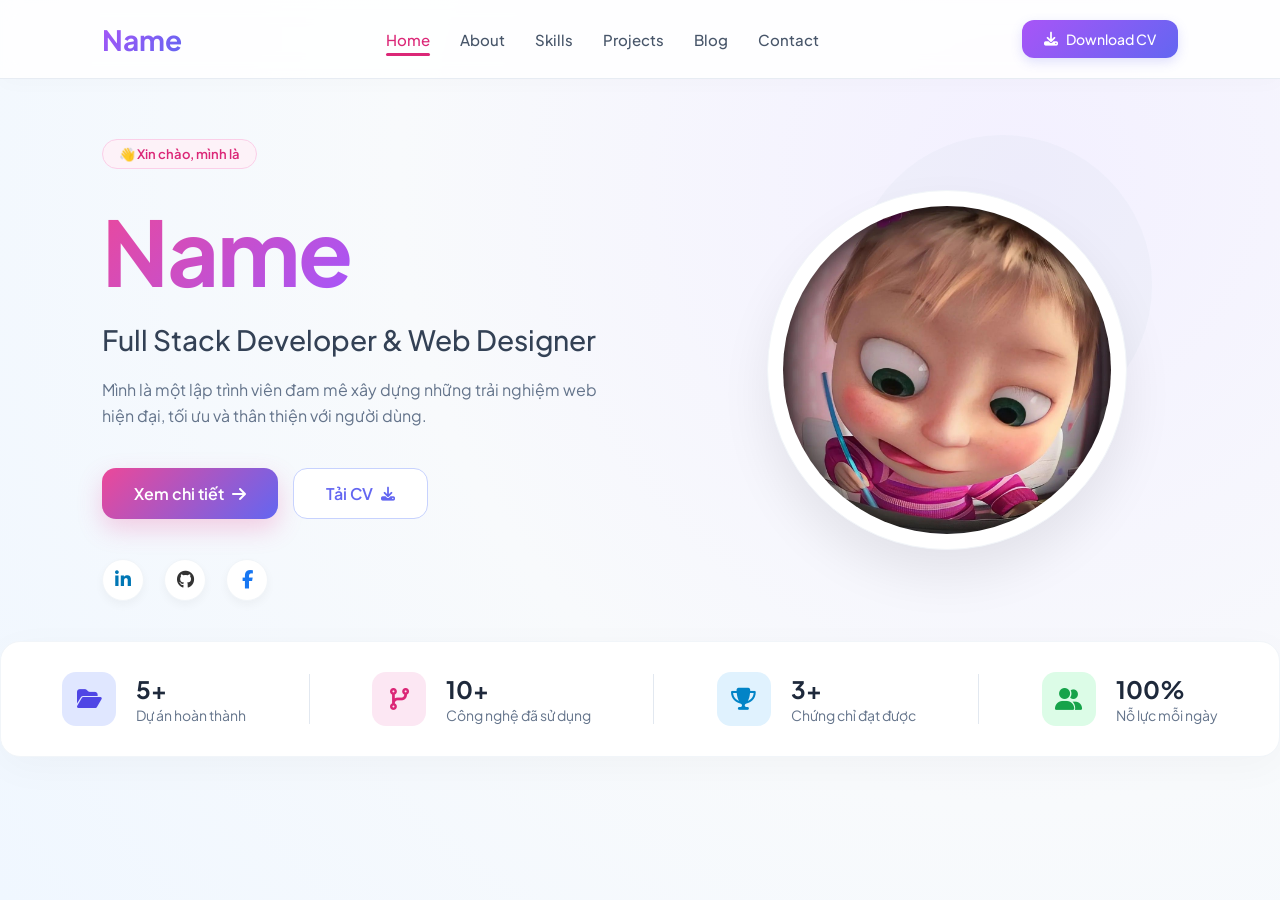
<file: index.html>
<!DOCTYPE html>
<html lang="vi">
<head>
    <meta charset="UTF-8">
    <meta name="viewport" content="width=device-width, initial-scale=1.0">
    <title>Portfolio Cá Nhân - Trang Chủ</title>
    <link href="https://fonts.googleapis.com/css2?family=Plus+Jakarta+Sans:wght@300;400;500;600;700&display=swap" rel="stylesheet">
    <link rel="stylesheet" href="https://cdnjs.cloudflare.com/ajax/libs/font-awesome/6.4.0/css/all.min.css">
    <link rel="stylesheet" href="style.css">
</head>
<body>

    <header>
        <div class="logo">Name</div>
        <div class="nav-center">
            <a href="index.html" class="active">Home</a>
            <a href="about.html">About</a>
            <a href="skills.html">Skills</a>
            <a href="projects.html">Projects</a>
            <a href="blog.html">Blog</a>
            <a href="contact.html">Contact</a>
        </div>
        <a href="assets/CV_Resume.pdf" class="btn-download-header" target="_blank">
            <i class="fa-solid fa-download"></i> Download CV
        </a>
    </header>

    <main class="hero-container">
        <div class="hero-text">
            <span class="welcome-badge">👋 Xin chào, mình là</span>
            <h1>Name</h1>
            <h2>Full Stack Developer & Web Designer</h2>
            <p>Mình là một lập trình viên đam mê xây dựng những trải nghiệm web hiện đại, tối ưu và thân thiện với người dùng.</p>
            <div class="cta-buttons">
                <a href="about.html" class="btn-primary">Xem chi tiết <i class="fa-solid fa-arrow-right"></i></a>
                <a href="assets/CV_Resume.pdf" class="btn-secondary" target="_blank">Tải CV <i class="fa-solid fa-download" style="font-size: 14px;"></i></a>
            </div>
            <div class="social-links">
                <a href="#" title="LinkedIn"><i class="fa-brands fa-linkedin-in" style="color: #0077b5;"></i></a>
                <a href="#" title="GitHub"><i class="fa-brands fa-github" style="color: #333;"></i></a>
                <a href="#" title="Facebook"><i class="fa-brands fa-facebook-f" style="color: #1877f2;"></i></a>
            </div>
        </div>
        <div class="hero-image">
            <div class="profile-img-wrapper">
                <img src="assets/avatar.jpg" alt="Avatar">
            </div>
        </div>
    </main>

    <section class="stats-container">
        <div class="stat-item">
            <div class="stat-icon icon-indigo">
                <i class="fa-solid fa-folder-open"></i>
            </div>
            <div class="stat-info">
                <h3>5+</h3>
                <p>Dự án hoàn thành</p>
            </div>
        </div>
        <div class="divider"></div>
        <div class="stat-item">
            <div class="stat-icon icon-pink">
                <i class="fa-solid fa-code-branch"></i>
            </div>
            <div class="stat-info">
                <h3>10+</h3>
                <p>Công nghệ đã sử dụng</p>
            </div>
        </div>
        <div class="divider"></div>
        <div class="stat-item">
            <div class="stat-icon icon-blue">
                <i class="fa-solid fa-trophy"></i>
            </div>
            <div class="stat-info">
                <h3>3+</h3>
                <p>Chứng chỉ đạt được</p>
            </div>
        </div>
        <div class="divider"></div>
        <div class="stat-item">
            <div class="stat-icon icon-green">
                <i class="fa-solid fa-user-group"></i>
            </div>
            <div class="stat-info">
                <h3>100%</h3>
                <p>Nỗ lực mỗi ngày</p>
            </div>
        </div>
    </section>

    <script src="script.js"></script>
</body>
</html>
</file>
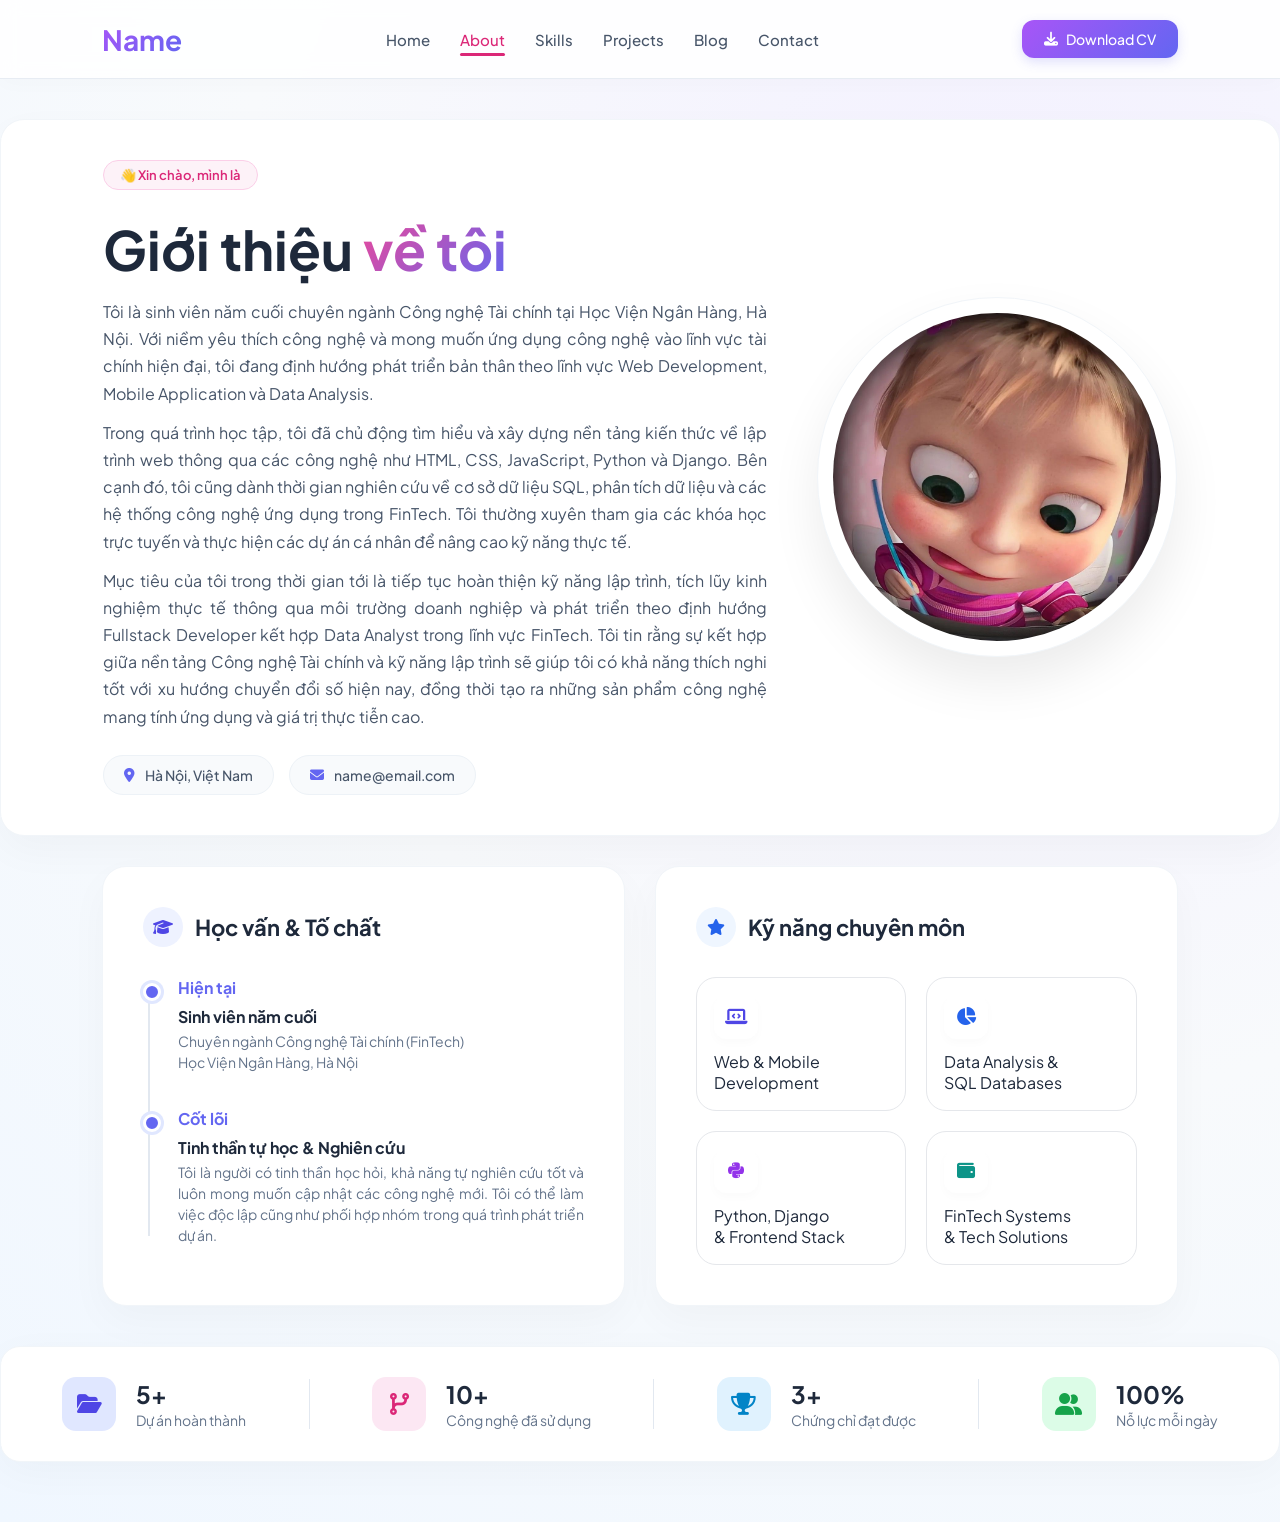
<file: about.html>
<!DOCTYPE html>
<html lang="vi">
<head>
    <meta charset="UTF-8">
    <meta name="viewport" content="width=device-width, initial-scale=1.0">
    <title>Portfolio - Giới Thiệu & Kỹ Năng</title>
    <link href="https://fonts.googleapis.com/css2?family=Plus+Jakarta+Sans:wght@300;400;500;600;700&display=swap" rel="stylesheet">
    <link rel="stylesheet" href="https://cdnjs.cloudflare.com/ajax/libs/font-awesome/6.4.0/css/all.min.css">
    <link rel="stylesheet" href="style.css">
</head>
<body>

    <header>
        <div class="logo">Name</div>
        <div class="nav-center">
            <a href="index.html">Home</a>
            <a href="about.html" class="active">About</a>
            <a href="skills.html">Skills</a>
            <a href="projects.html">Projects</a>
            <a href="blog.html">Blog</a>
            <a href="contact.html">Contact</a>
        </div>
        <a href="assets/CV_Resume.pdf" class="btn-download-header" target="_blank">
            <i class="fa-solid fa-download"></i> Download CV
        </a>
    </header>

    <section class="about-top-box">
        <div class="about-text">
            <span class="welcome-badge">👋 Xin chào, mình là</span>
            <h1>Giới thiệu <span>về tôi</span></h1>
            <p>Tôi là sinh viên năm cuối chuyên ngành Công nghệ Tài chính tại Học Viện Ngân Hàng, Hà Nội. Với niềm yêu thích công nghệ và mong muốn ứng dụng công nghệ vào lĩnh vực tài chính hiện đại, tôi đang định hướng phát triển bản thân theo lĩnh vực Web Development, Mobile Application và Data Analysis.</p>
            <p style="margin-top: 12px;">Trong quá trình học tập, tôi đã chủ động tìm hiểu và xây dựng nền tảng kiến thức về lập trình web thông qua các công nghệ như HTML, CSS, JavaScript, Python và Django. Bên cạnh đó, tôi cũng dành thời gian nghiên cứu về cơ sở dữ liệu SQL, phân tích dữ liệu và các hệ thống công nghệ ứng dụng trong FinTech. Tôi thường xuyên tham gia các khóa học trực tuyến và thực hiện các dự án cá nhân để nâng cao kỹ năng thực tế.</p>
            <p style="margin-top: 12px;">Mục tiêu của tôi trong thời gian tới là tiếp tục hoàn thiện kỹ năng lập trình, tích lũy kinh nghiệm thực tế thông qua môi trường doanh nghiệp và phát triển theo định hướng Fullstack Developer kết hợp Data Analyst trong lĩnh vực FinTech. Tôi tin rằng sự kết hợp giữa nền tảng Công nghệ Tài chính và kỹ năng lập trình sẽ giúp tôi có khả năng thích nghi tốt với xu hướng chuyển đổi số hiện nay, đồng thời tạo ra những sản phẩm công nghệ mang tính ứng dụng và giá trị thực tiễn cao.</p>
            
            <div class="about-info-tags">
                <div class="info-tag-item">
                    <i class="fa-solid fa-location-dot"></i> Hà Nội, Việt Nam
                </div>
                <div class="info-tag-item">
                    <i class="fa-solid fa-envelope"></i> name@email.com
                </div>
            </div>
        </div>

        <div class="hero-image">
            <div class="profile-img-wrapper">
                <img src="assets/avatar.jpg" alt="Avatar">
            </div>
        </div>
    </section>

    <section class="about-grid-sections">
        
        <div class="section-card-box">
            <h2>
                <div class="icon-wrap bg-purple-icon"><i class="fa-solid fa-graduation-cap"></i></div>
                Học vấn & Tố chất
            </h2>
            
            <div class="timeline-wrapper">
                <div class="timeline-node">
                    <div class="node-year">Hiện tại</div>
                    <div class="node-content">
                        <h4>Sinh viên năm cuối</h4>
                        <p>Chuyên ngành Công nghệ Tài chính (FinTech)<br>Học Viện Ngân Hàng, Hà Nội</p>
                    </div>
                </div>
                
                <div class="timeline-node">
                    <div class="node-year">Cốt lõi</div>
                    <div class="node-content">
                        <h4>Tinh thần tự học & Nghiên cứu</h4>
                        <p>Tôi là người có tinh thần học hỏi, khả năng tự nghiên cứu tốt và luôn mong muốn cập nhật các công nghệ mới. Tôi có thể làm việc độc lập cũng như phối hợp nhóm trong quá trình phát triển dự án.</p>
                    </div>
                </div>
            </div>
        </div>

        <div class="section-card-box">
            <h2>
                <div class="icon-wrap bg-blue-icon"><i class="fa-solid fa-star"></i></div>
                Kỹ năng chuyên môn
            </h2>
            
            <div class="skills-list-grid">
                <div class="skill-item-card">
                    <div class="sk-icon" style="color: #4f46e5;"><i class="fa-solid fa-laptop-code"></i></div>
                    <span>Web & Mobile<br>Development</span>
                </div>
                
                <div class="skill-item-card">
                    <div class="sk-icon" style="color: #2563eb;"><i class="fa-solid fa-chart-pie"></i></div>
                    <span>Data Analysis &<br>SQL Databases</span>
                </div>
                
                <div class="skill-item-card">
                    <div class="sk-icon" style="color: #9333ea;"><i class="fa-brands fa-python"></i></div>
                    <span>Python, Django<br>& Frontend Stack</span>
                </div>
                
                <div class="skill-item-card">
                    <div class="sk-icon" style="color: #0d9488;"><i class="fa-solid fa-wallet"></i></div>
                    <span>FinTech Systems<br>& Tech Solutions</span>
                </div>
            </div>
        </div>

    </section>

    <section class="stats-container">
        <div class="stat-item">
            <div class="stat-icon icon-indigo"><i class="fa-solid fa-folder-open"></i></div>
            <div class="stat-info"><h3>5+</h3><p>Dự án hoàn thành</p></div>
        </div>
        <div class="divider"></div>
        <div class="stat-item">
            <div class="stat-icon icon-pink"><i class="fa-solid fa-code-branch"></i></div>
            <div class="stat-info"><h3>10+</h3><p>Công nghệ đã sử dụng</p></div>
        </div>
        <div class="divider"></div>
        <div class="stat-item">
            <div class="stat-icon icon-blue"><i class="fa-solid fa-trophy"></i></div>
            <div class="stat-info"><h3>3+</h3><p>Chứng chỉ đạt được</p></div>
        </div>
        <div class="divider"></div>
        <div class="stat-item">
            <div class="stat-icon icon-green"><i class="fa-solid fa-user-group"></i></div>
            <div class="stat-info"><h3>100%</h3><p>Nỗ lực mỗi ngày</p></div>
        </div>
    </section>

    <script src="script.js"></script>
</body>
</html>
</file>
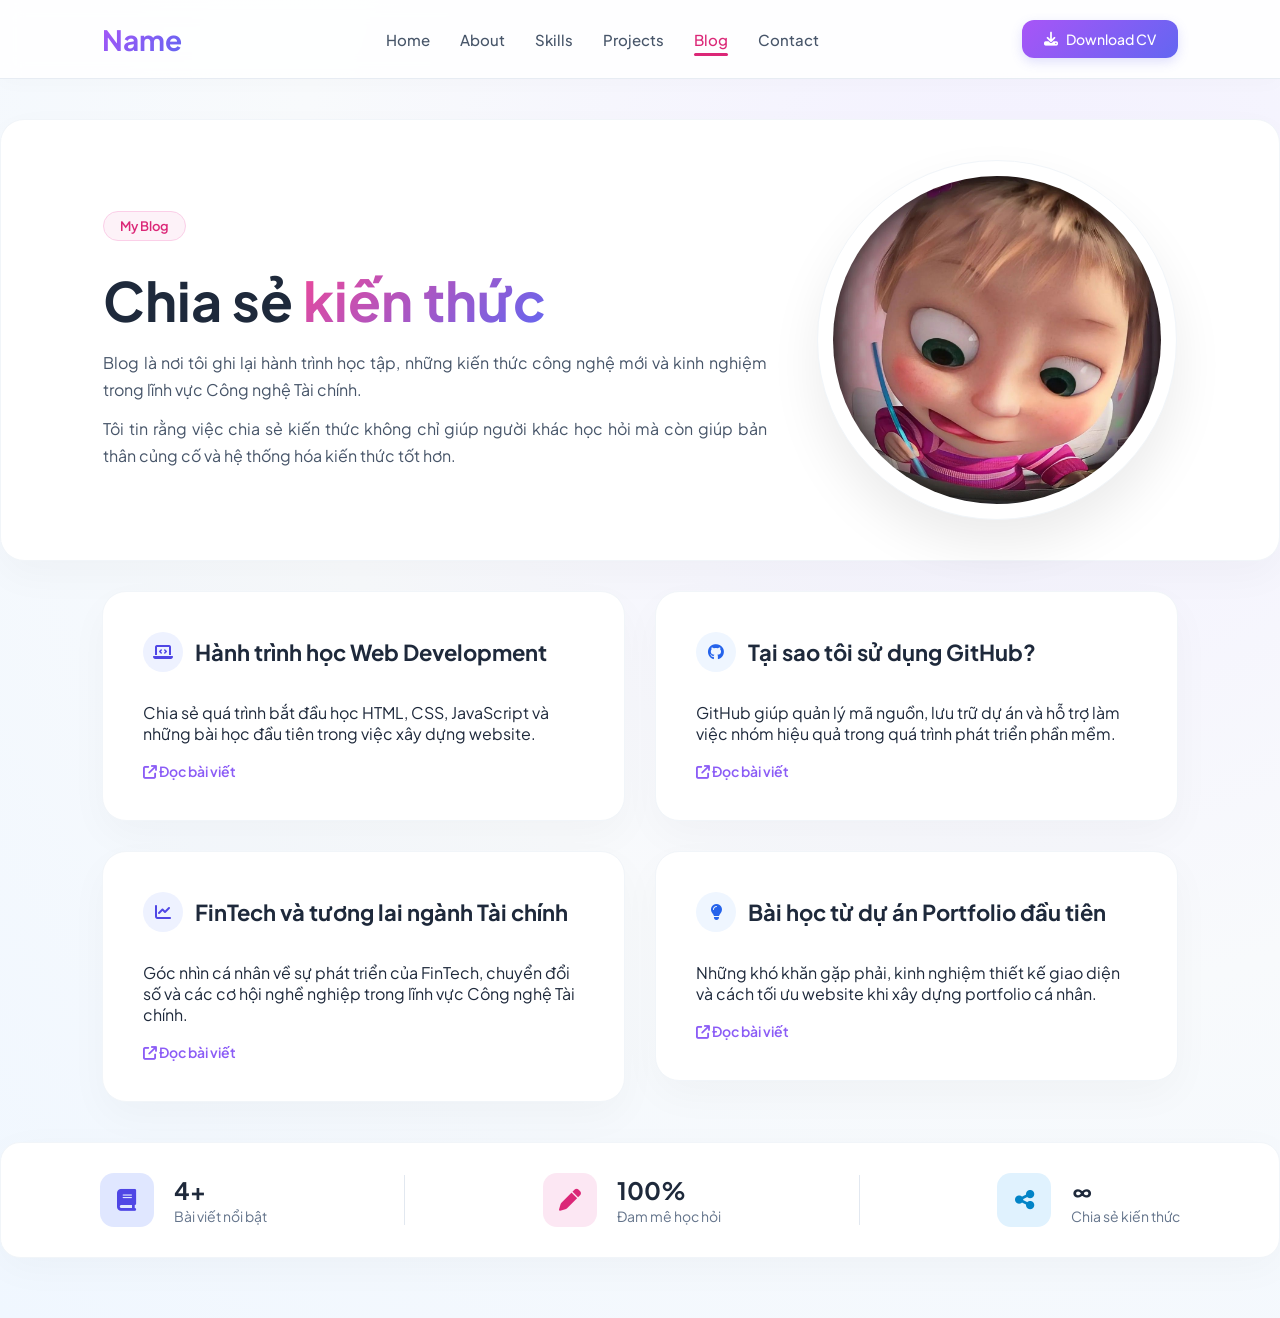
<file: blog.html>
<!DOCTYPE html>

<html lang="vi">
<head>
    <meta charset="UTF-8">
    <meta name="viewport" content="width=device-width, initial-scale=1.0">
    <title>Portfolio - Blog</title>


<link href="https://fonts.googleapis.com/css2?family=Plus+Jakarta+Sans:wght@300;400;500;600;700&display=swap" rel="stylesheet">

<link rel="stylesheet" href="https://cdnjs.cloudflare.com/ajax/libs/font-awesome/6.4.0/css/all.min.css">

<link rel="stylesheet" href="style.css">


</head>
<body>

<header>
    <div class="logo">Name</div>


<div class="nav-center">
    <a href="index.html">Home</a>
    <a href="about.html">About</a>
    <a href="skills.html">Skills</a>
    <a href="projects.html">Projects</a>
    <a href="blog.html" class="active">Blog</a>
    <a href="contact.html">Contact</a>
</div>

<a href="assets/CV_Resume.pdf" class="btn-download-header" target="_blank">
    <i class="fa-solid fa-download"></i> Download CV
</a>


</header>

<section class="about-top-box">


<div class="about-text">

    <span class="welcome-badge">My Blog</span>

    <h1>Chia sẻ <span>kiến thức</span></h1>

    <p>
        Blog là nơi tôi ghi lại hành trình học tập,
        những kiến thức công nghệ mới và kinh nghiệm
        trong lĩnh vực Công nghệ Tài chính.
    </p>

    <p style="margin-top:12px;">
        Tôi tin rằng việc chia sẻ kiến thức không chỉ giúp
        người khác học hỏi mà còn giúp bản thân củng cố
        và hệ thống hóa kiến thức tốt hơn.
    </p>

</div>

<div class="hero-image">
    <div class="profile-img-wrapper">
        <img src="assets/avatar.jpg" alt="Avatar">
    </div>
</div>


</section>

<section class="about-grid-sections">


<a href="https://www.w3schools.com/html/"
   target="_blank"
   class="blog-link">

<div class="section-card-box">

    <h2>
        <div class="icon-wrap bg-purple-icon">
            <i class="fa-solid fa-laptop-code"></i>
        </div>

        Hành trình học Web Development
    </h2>

    <p>
        Chia sẻ quá trình bắt đầu học HTML, CSS,
        JavaScript và những bài học đầu tiên trong
        việc xây dựng website.
    </p>

    <p class="read-more">
        <i class="fa-solid fa-arrow-up-right-from-square"></i>
        Đọc bài viết
    </p>

</div>

</a>

<a href="https://www.w3schools.com/html/"
   target="_blank"
   class="blog-link">
<div class="section-card-box">

    <h2>
        <div class="icon-wrap bg-blue-icon">
            <i class="fa-brands fa-github"></i>
        </div>
        Tại sao tôi sử dụng GitHub?
    </h2>

    <p>
        GitHub giúp quản lý mã nguồn, lưu trữ dự án
        và hỗ trợ làm việc nhóm hiệu quả trong quá trình
        phát triển phần mềm.
    </p>
    <p class="read-more">
        <i class="fa-solid fa-arrow-up-right-from-square"></i>
        Đọc bài viết
    </p>

</div>
</a>
<a href="https://www.w3schools.com/html/"
   target="_blank"
   class="blog-link">
<div class="section-card-box">

    <h2>
        <div class="icon-wrap bg-purple-icon">
            <i class="fa-solid fa-chart-line"></i>
        </div>
        FinTech và tương lai ngành Tài chính
    </h2>

    <p>
        Góc nhìn cá nhân về sự phát triển của FinTech,
        chuyển đổi số và các cơ hội nghề nghiệp trong
        lĩnh vực Công nghệ Tài chính.
    </p>
    <p class="read-more">
        <i class="fa-solid fa-arrow-up-right-from-square"></i>
        Đọc bài viết
    </p>
</div>
</a>

<a href="https://www.w3schools.com/html/"
   target="_blank"
   class="blog-link">

<div class="section-card-box">

    <h2>
        <div class="icon-wrap bg-blue-icon">
            <i class="fa-solid fa-lightbulb"></i>
        </div>
        Bài học từ dự án Portfolio đầu tiên
    </h2>

    <p>
        Những khó khăn gặp phải, kinh nghiệm thiết kế giao diện
        và cách tối ưu website khi xây dựng portfolio cá nhân.
    </p>
    <p class="read-more">
        <i class="fa-solid fa-arrow-up-right-from-square"></i>
        Đọc bài viết
    </p>
</div>
</a>

</section>

<section class="stats-container">


<div class="stat-item">
    <div class="stat-icon icon-indigo">
        <i class="fa-solid fa-book"></i>
    </div>
    <div class="stat-info">
        <h3>4+</h3>
        <p>Bài viết nổi bật</p>
    </div>
</div>

<div class="divider"></div>

<div class="stat-item">
    <div class="stat-icon icon-pink">
        <i class="fa-solid fa-pen"></i>
    </div>
    <div class="stat-info">
        <h3>100%</h3>
        <p>Đam mê học hỏi</p>
    </div>
</div>

<div class="divider"></div>

<div class="stat-item">
    <div class="stat-icon icon-blue">
        <i class="fa-solid fa-share-nodes"></i>
    </div>
    <div class="stat-info">
        <h3>∞</h3>
        <p>Chia sẻ kiến thức</p>
    </div>
</div>


</section>

<script src="script.js"></script>

</body>
</html>
</file>
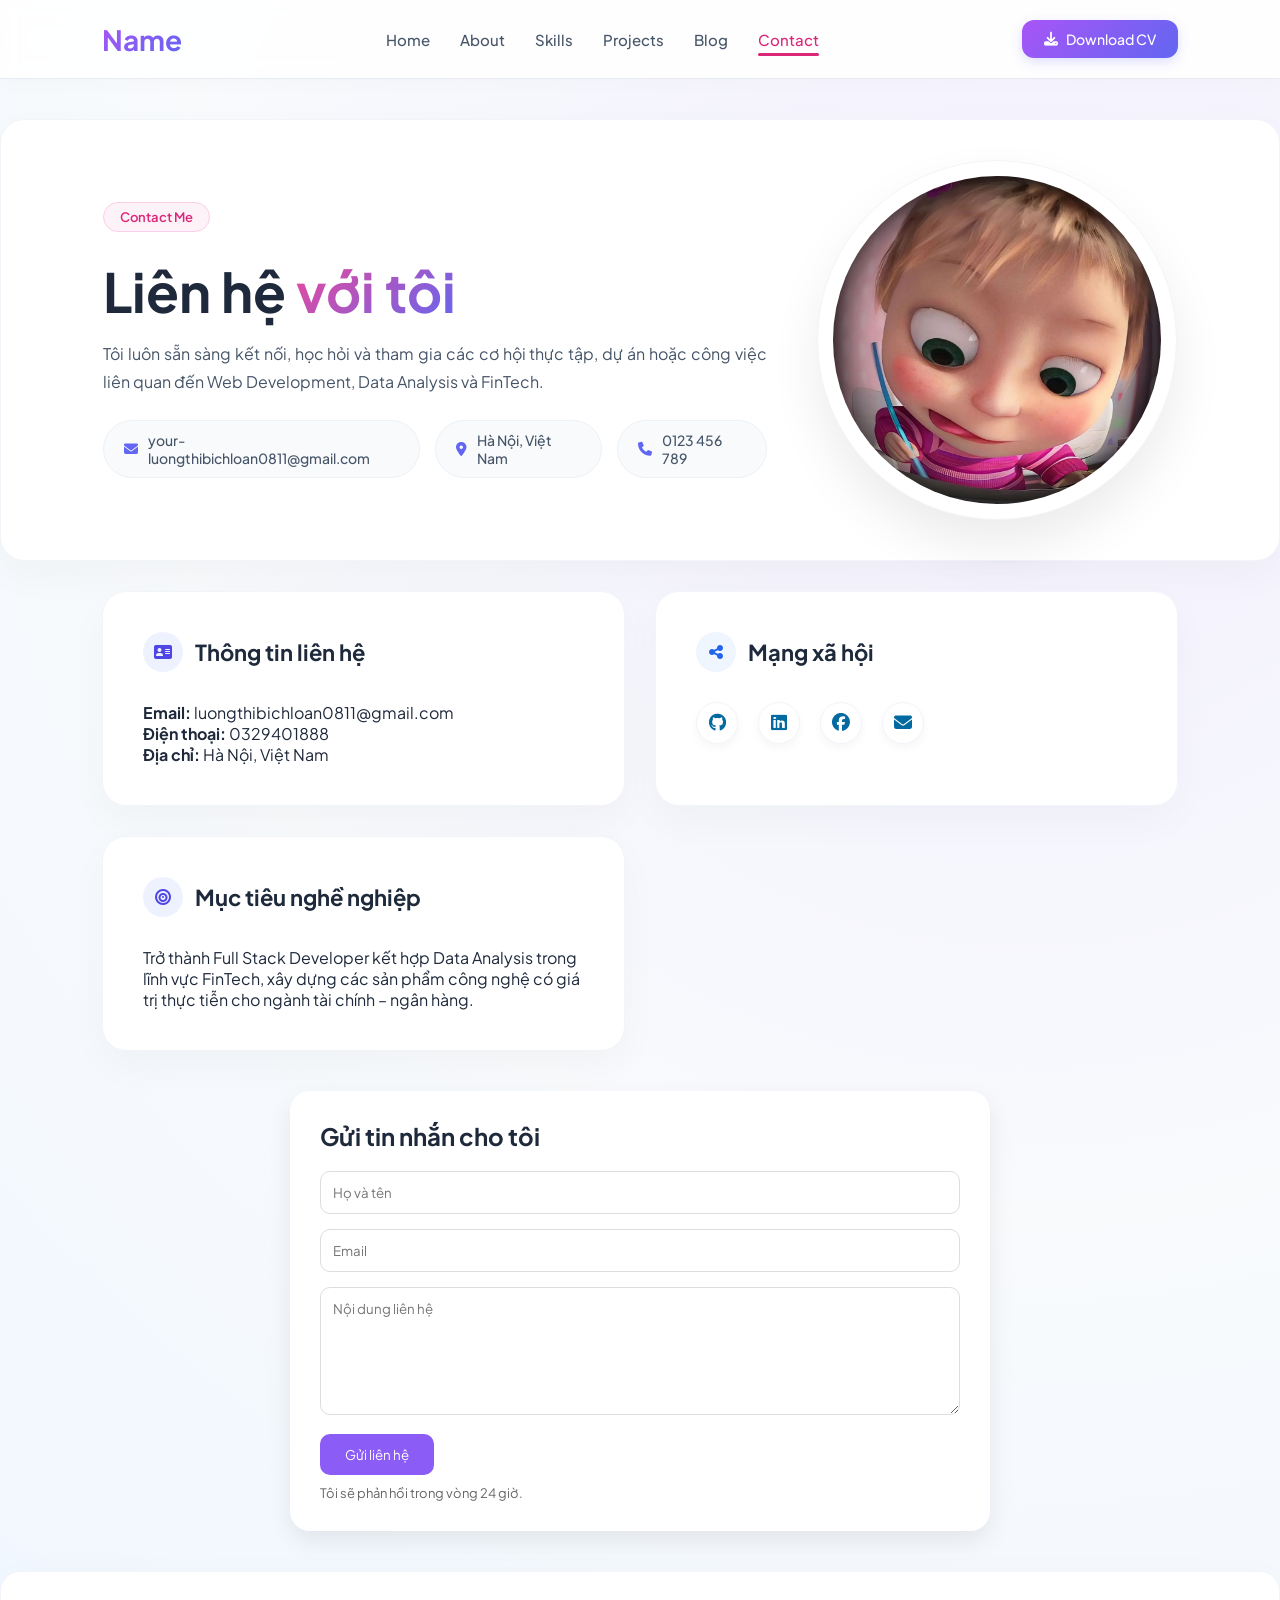
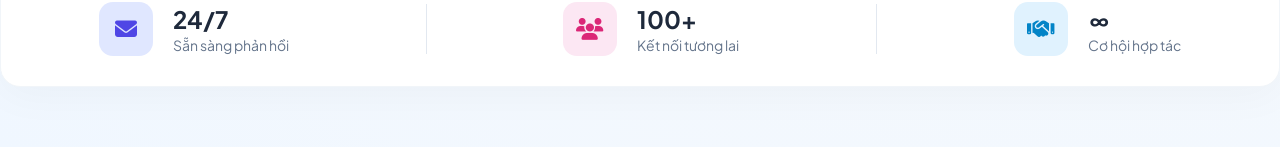
<file: contact.html>
<!DOCTYPE html>

<html lang="vi">
<head>
    <meta charset="UTF-8">
    <meta name="viewport" content="width=device-width, initial-scale=1.0">
    <title>Portfolio - Contact</title>


<link href="https://fonts.googleapis.com/css2?family=Plus+Jakarta+Sans:wght@300;400;500;600;700&display=swap" rel="stylesheet">

<link rel="stylesheet" href="https://cdnjs.cloudflare.com/ajax/libs/font-awesome/6.4.0/css/all.min.css">

<link rel="stylesheet" href="style.css">


</head>
<body>

<header>
    <div class="logo">Name</div>


<div class="nav-center">
    <a href="index.html">Home</a>
    <a href="about.html">About</a>
    <a href="skills.html">Skills</a>
    <a href="projects.html">Projects</a>
    <a href="blog.html">Blog</a>
    <a href="contact.html" class="active">Contact</a>
</div>

<a href="assets/CV_Resume.pdf" class="btn-download-header" target="_blank">
    <i class="fa-solid fa-download"></i> Download CV
</a>


</header>

<section class="about-top-box">


<div class="about-text">

    <span class="welcome-badge">Contact Me</span>

    <h1>Liên hệ <span>với tôi</span></h1>

    <p>
        Tôi luôn sẵn sàng kết nối, học hỏi và tham gia
        các cơ hội thực tập, dự án hoặc công việc liên quan
        đến Web Development, Data Analysis và FinTech.
    </p>

    <div class="about-info-tags">

        <div class="info-tag-item">
            <i class="fa-solid fa-envelope"></i>
            your-luongthibichloan0811@gmail.com
        </div>

        <div class="info-tag-item">
            <i class="fa-solid fa-location-dot"></i>
            Hà Nội, Việt Nam
        </div>

        <div class="info-tag-item">
            <i class="fa-solid fa-phone"></i>
            0123 456 789
        </div>

    </div>

</div>

<div class="hero-image">
    <div class="profile-img-wrapper">
        <img src="assets/avatar.jpg" alt="Avatar">
    </div>
</div>


</section>

<section class="about-grid-sections">

    <!-- Thông tin liên hệ -->

    <div class="section-card-box">

        <h2>
            <div class="icon-wrap bg-purple-icon">
                <i class="fa-solid fa-address-card"></i>
            </div>
            Thông tin liên hệ
        </h2>

        <p><strong>Email:</strong> luongthibichloan0811@gmail.com</p>
        <p><strong>Điện thoại:</strong> 0329401888</p>
        <p><strong>Địa chỉ:</strong> Hà Nội, Việt Nam</p>

    </div>

    <!-- Mạng xã hội -->

    <div class="section-card-box">

    <h2>
        <div class="icon-wrap bg-blue-icon">
            <i class="fa-solid fa-share-nodes"></i>
        </div>
        Mạng xã hội
    </h2>

    <div class="social-links">

        <a href="https://github.com/yourusername"
           target="_blank"
           class="social-icon">
            <i class="fa-brands fa-github"></i>
        </a>

        <a href="https://linkedin.com/in/yourusername"
           target="_blank"
           class="social-icon">
            <i class="fa-brands fa-linkedin"></i>
        </a>

        <a href="https://facebook.com/yourusername"
           target="_blank"
           class="social-icon">
            <i class="fa-brands fa-facebook"></i>
        </a>

        <a href="mailto:luongthibichloan0811@gmail.com"
           class="social-icon">
            <i class="fa-solid fa-envelope"></i>
        </a>

    </div>

</div>

    <!-- Mục tiêu nghề nghiệp -->

    <div class="section-card-box">

        <h2>
            <div class="icon-wrap bg-purple-icon">
                <i class="fa-solid fa-bullseye"></i>
            </div>
            Mục tiêu nghề nghiệp
        </h2>

        <p>
            Trở thành Full Stack Developer kết hợp
            Data Analysis trong lĩnh vực FinTech,
            xây dựng các sản phẩm công nghệ có giá trị thực tiễn
            cho ngành tài chính – ngân hàng.
        </p>

    </div>

</section>

<section class="contact-form-section">

    <div class="contact-form-box">

        <h2>Gửi tin nhắn cho tôi</h2>

        <form id="contactForm" method="POST">

            <div class="form-group">
                <input
                    type="text"
                    name="full_name"
                    placeholder="Họ và tên"
                    required>
            </div>

            <div class="form-group">
                <input
                    type="email"
                    name="email"
                    placeholder="Email"
                    required>
            </div>

            <div class="form-group">
                <textarea
                    name="message"
                    rows="6"
                    placeholder="Nội dung liên hệ"
                    required></textarea>
            </div>

            <button
                type="submit"
                class="btn-submit">
                Gửi liên hệ
            </button>
            <p class="form-note">
                Tôi sẽ phản hồi trong vòng 24 giờ.
            </p>
        </form>

    </div>

</section>

<section class="stats-container">


<div class="stat-item">
    <div class="stat-icon icon-indigo">
        <i class="fa-solid fa-envelope"></i>
    </div>
    <div class="stat-info">
        <h3>24/7</h3>
        <p>Sẵn sàng phản hồi</p>
    </div>
</div>

<div class="divider"></div>

<div class="stat-item">
    <div class="stat-icon icon-pink">
        <i class="fa-solid fa-users"></i>
    </div>
    <div class="stat-info">
        <h3>100+</h3>
        <p>Kết nối tương lai</p>
    </div>
</div>

<div class="divider"></div>

<div class="stat-item">
    <div class="stat-icon icon-blue">
        <i class="fa-solid fa-handshake"></i>
    </div>
    <div class="stat-info">
        <h3>∞</h3>
        <p>Cơ hội hợp tác</p>
    </div>
</div>


</section>

<script src="script.js"></script>

</body>
</html>
</file>
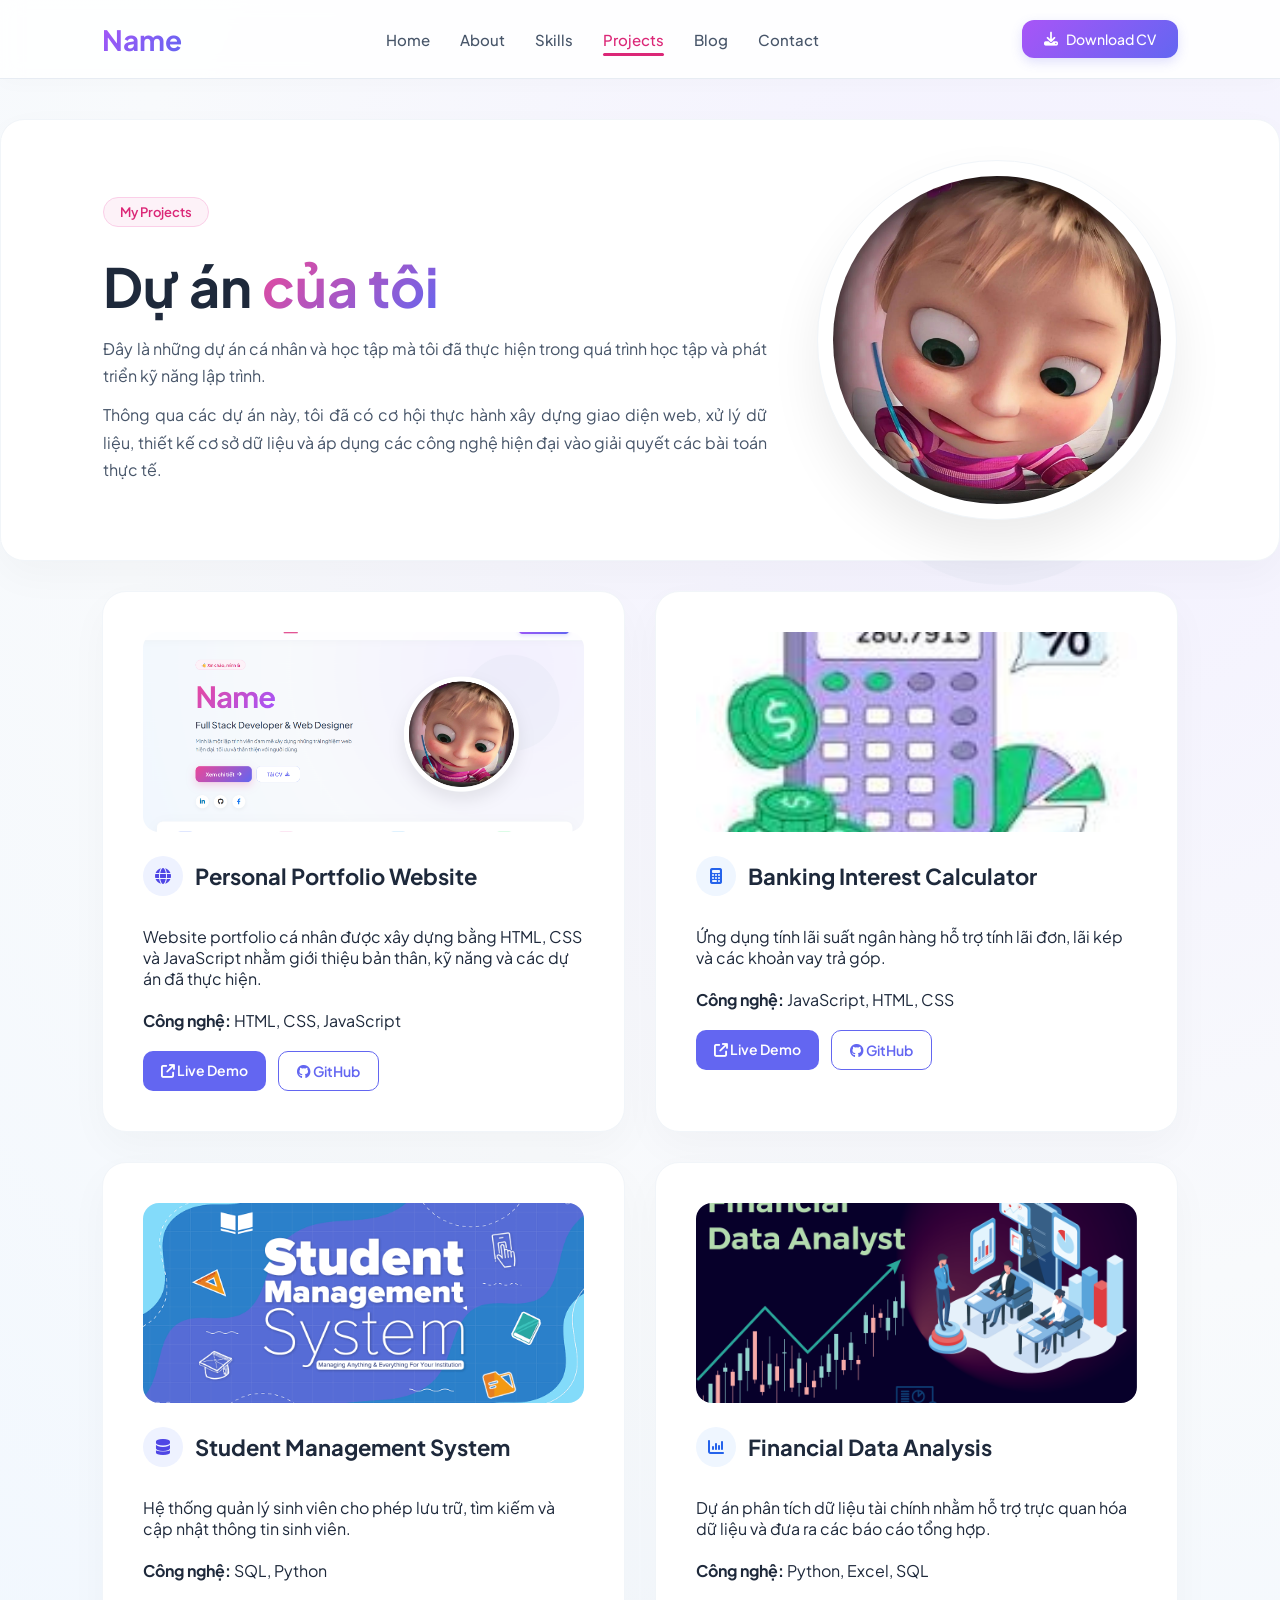
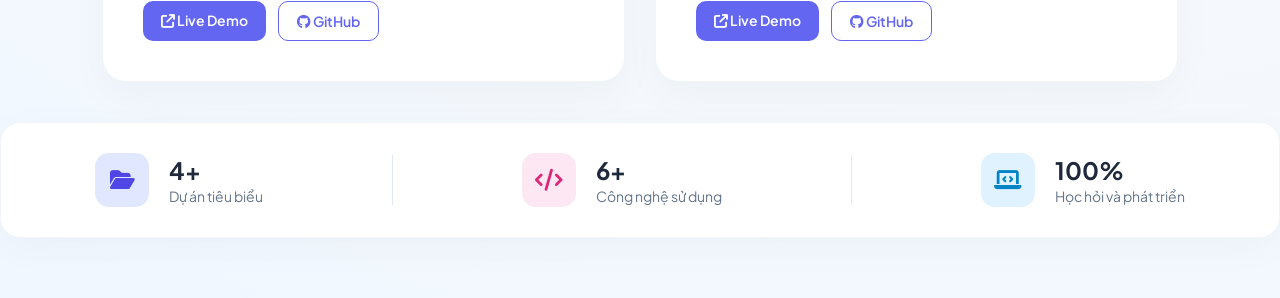
<file: projects.html>
<!DOCTYPE html>

<html lang="vi">
<head>
    <meta charset="UTF-8">
    <meta name="viewport" content="width=device-width, initial-scale=1.0">
    <title>Portfolio - Projects</title>


<link href="https://fonts.googleapis.com/css2?family=Plus+Jakarta+Sans:wght@300;400;500;600;700&display=swap" rel="stylesheet">

<link rel="stylesheet" href="https://cdnjs.cloudflare.com/ajax/libs/font-awesome/6.4.0/css/all.min.css">

<link rel="stylesheet" href="style.css">


</head>
<body>

<header>
    <div class="logo">Name</div>


<div class="nav-center">
    <a href="index.html">Home</a>
    <a href="about.html">About</a>
    <a href="skills.html">Skills</a>
    <a href="projects.html" class="active">Projects</a>
    <a href="blog.html">Blog</a>
    <a href="contact.html">Contact</a>
</div>

<a href="assets/CV_Resume.pdf" class="btn-download-header" target="_blank">
    <i class="fa-solid fa-download"></i> Download CV
</a>


</header>

<section class="about-top-box">


<div class="about-text">

    <span class="welcome-badge">My Projects</span>

    <h1>Dự án <span>của tôi</span></h1>

    <p>
        Đây là những dự án cá nhân và học tập mà tôi đã thực hiện
        trong quá trình học tập và phát triển kỹ năng lập trình.
    </p>

    <p style="margin-top:12px;">
        Thông qua các dự án này, tôi đã có cơ hội thực hành xây dựng
        giao diện web, xử lý dữ liệu, thiết kế cơ sở dữ liệu và áp dụng
        các công nghệ hiện đại vào giải quyết các bài toán thực tế.
    </p>

</div>

<div class="hero-image">
    <div class="profile-img-wrapper">
        <img src="assets/avatar.jpg" alt="Avatar">
    </div>
</div>


</section>

<section class="about-grid-sections">

<div class="section-card-box">
    <img src="assets/Screenshot 2026-06-08 084530.png" alt="Personal Portfolio Website" class="project-thumbnail">
    <h2>
        <div class="icon-wrap bg-purple-icon">
            <i class="fa-solid fa-globe"></i>
        </div>
        Personal Portfolio Website
    </h2>
    <p>
        Website portfolio cá nhân được xây dựng bằng HTML, CSS và JavaScript
        nhằm giới thiệu bản thân, kỹ năng và các dự án đã thực hiện.
    </p>
    <br>
    <p><strong>Công nghệ:</strong> HTML, CSS, JavaScript</p>
    <div class="project-links">

        <a href="https://example.com"
           target="_blank"
           class="demo-btn">

            <i class="fa-solid fa-arrow-up-right-from-square"></i>
            Live Demo
        </a>

        <a href="https://github.com/username/project"
           target="_blank"
           class="github-btn">

            <i class="fa-brands fa-github"></i>
            GitHub
        </a>

    </div>
</div>

<div class="section-card-box">
    <img src="assets/banking interest calculator.jpg" alt="Banking Interest Calculator" class="project-thumbnail">
    <h2>
        <div class="icon-wrap bg-blue-icon">
            <i class="fa-solid fa-calculator"></i>
        </div>
        Banking Interest Calculator
    </h2>

    <p>
        Ứng dụng tính lãi suất ngân hàng hỗ trợ tính lãi đơn,
        lãi kép và các khoản vay trả góp.
    </p>
    <br>
    <p><strong>Công nghệ:</strong> JavaScript, HTML, CSS</p>
    <div class="project-links">

        <a href="https://example.com"
           target="_blank"
           class="demo-btn">

            <i class="fa-solid fa-arrow-up-right-from-square"></i>
            Live Demo
        </a>

        <a href="https://github.com/username/project"
           target="_blank"
           class="github-btn">

            <i class="fa-brands fa-github"></i>
            GitHub
        </a>

    </div>
</div>

<div class="section-card-box">
    <img src="assets/Student-Management-System.png" alt="Student Management System" class="project-thumbnail">
    <h2>
        <div class="icon-wrap bg-purple-icon">
            <i class="fa-solid fa-database"></i>
        </div>
        Student Management System
    </h2>

    <p>
        Hệ thống quản lý sinh viên cho phép lưu trữ,
        tìm kiếm và cập nhật thông tin sinh viên.
    </p>
    <br>
    <p><strong>Công nghệ:</strong> SQL, Python</p>
    <div class="project-links">

        <a href="https://example.com"
           target="_blank"
           class="demo-btn">

            <i class="fa-solid fa-arrow-up-right-from-square"></i>
            Live Demo
        </a>

        <a href="https://github.com/username/project"
           target="_blank"
           class="github-btn">

            <i class="fa-brands fa-github"></i>
            GitHub
        </a>
    </div>
</div>

<div class="section-card-box">
    <img src="assets/financial data analysis.png" alt="Financial Data Analysis" class="project-thumbnail">
    <h2>
        <div class="icon-wrap bg-blue-icon">
            <i class="fa-solid fa-chart-column"></i>
        </div>
        Financial Data Analysis
    </h2>

    <p>
        Dự án phân tích dữ liệu tài chính nhằm hỗ trợ
        trực quan hóa dữ liệu và đưa ra các báo cáo tổng hợp.
    </p>
    <br>
    <p><strong>Công nghệ:</strong> Python, Excel, SQL</p>
    <div class="project-links">
        <a href="https://example.com"
           target="_blank"
           class="demo-btn">

            <i class="fa-solid fa-arrow-up-right-from-square"></i>
            Live Demo
        </a>
        <a href="https://github.com/username/project"
           target="_blank"
           class="github-btn">

            <i class="fa-brands fa-github"></i>
            GitHub
        </a>
    </div>
</div>


</section>

<section class="stats-container">
<div class="stat-item">
    <div class="stat-icon icon-indigo">
        <i class="fa-solid fa-folder-open"></i>
    </div>
    <div class="stat-info">
        <h3>4+</h3>
        <p>Dự án tiêu biểu</p>
    </div>
</div>

<div class="divider"></div>

<div class="stat-item">
    <div class="stat-icon icon-pink">
        <i class="fa-solid fa-code"></i>
    </div>
    <div class="stat-info">
        <h3>6+</h3>
        <p>Công nghệ sử dụng</p>
    </div>
</div>

<div class="divider"></div>

<div class="stat-item">
    <div class="stat-icon icon-blue">
        <i class="fa-solid fa-laptop-code"></i>
    </div>
    <div class="stat-info">
        <h3>100%</h3>
        <p>Học hỏi và phát triển</p>
    </div>
</div>


</section>

<script src="script.js"></script>

</body>
</html>
</file>
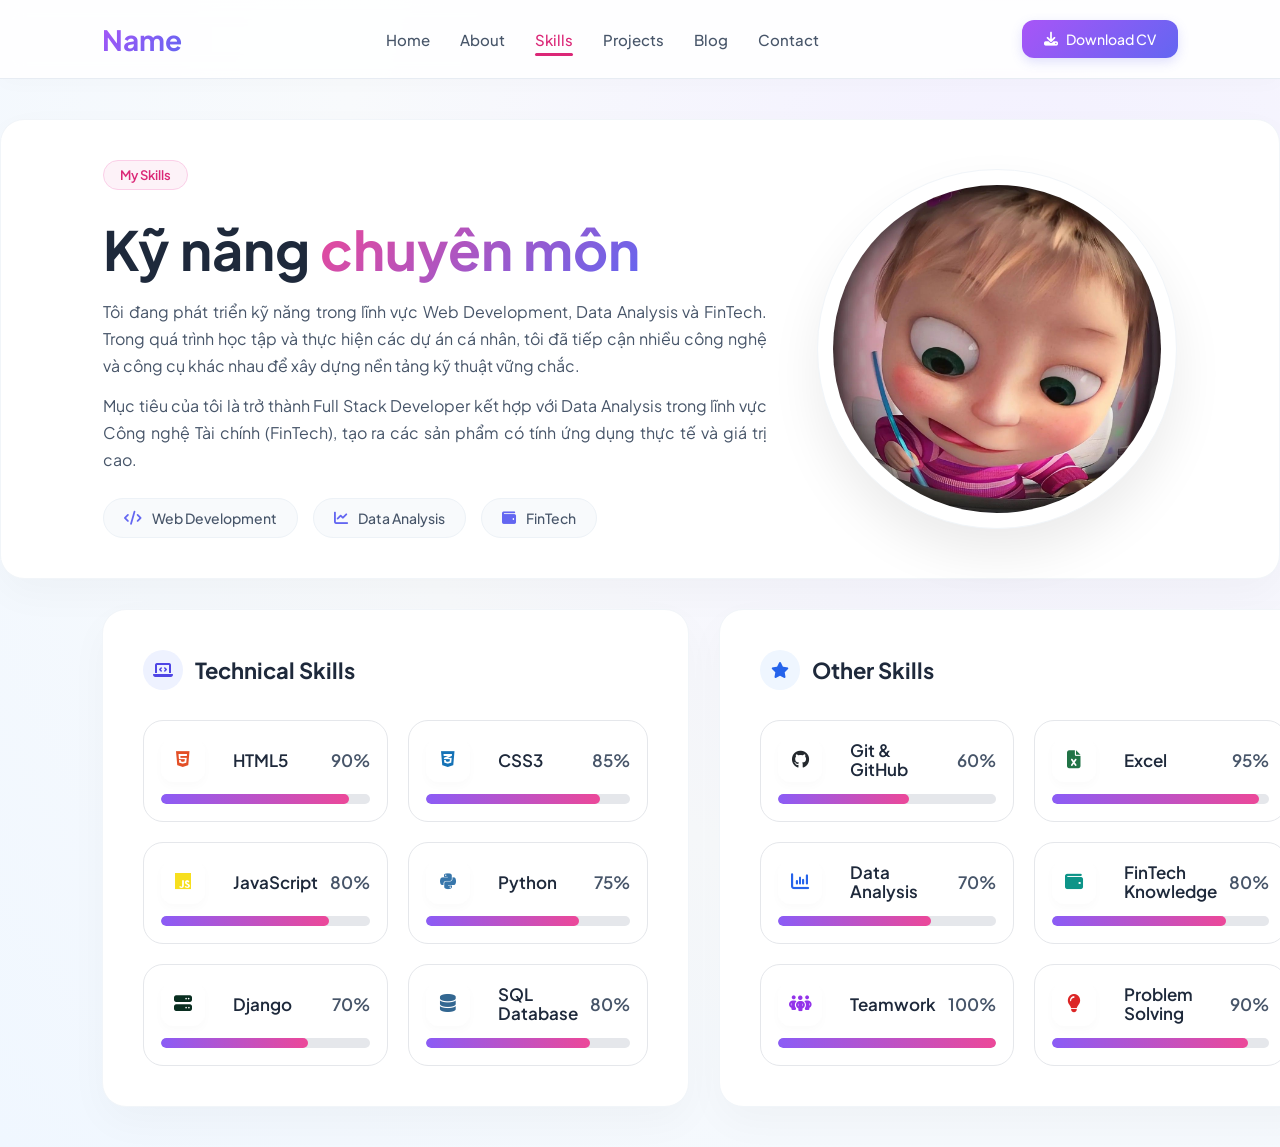
<file: skills.html>
<!DOCTYPE html>

<html lang="vi">
<head>
    <meta charset="UTF-8">
    <meta name="viewport" content="width=device-width, initial-scale=1.0">
    <title>Portfolio - Skills</title>


<link href="https://fonts.googleapis.com/css2?family=Plus+Jakarta+Sans:wght@300;400;500;600;700&display=swap" rel="stylesheet">

<link rel="stylesheet" href="https://cdnjs.cloudflare.com/ajax/libs/font-awesome/6.4.0/css/all.min.css">

<link rel="stylesheet" href="style.css">


</head>
<body>

<header>
    <div class="logo">Name</div>


<div class="nav-center">
    <a href="index.html">Home</a>
    <a href="about.html">About</a>
    <a href="skills.html" class="active">Skills</a>
    <a href="projects.html">Projects</a>
    <a href="blog.html">Blog</a>
    <a href="contact.html">Contact</a>
</div>

<a href="assets/CV_Resume.pdf" class="btn-download-header" target="_blank">
    <i class="fa-solid fa-download"></i> Download CV
</a>

</header>

<section class="about-top-box">


<div class="about-text">
    <span class="welcome-badge">My Skills</span>

    <h1>Kỹ năng <span>chuyên môn</span></h1>

    <p>
        Tôi đang phát triển kỹ năng trong lĩnh vực Web Development,
        Data Analysis và FinTech. Trong quá trình học tập và thực hiện
        các dự án cá nhân, tôi đã tiếp cận nhiều công nghệ và công cụ
        khác nhau để xây dựng nền tảng kỹ thuật vững chắc.
    </p>

    <p style="margin-top:12px;">
        Mục tiêu của tôi là trở thành Full Stack Developer kết hợp
        với Data Analysis trong lĩnh vực Công nghệ Tài chính (FinTech),
        tạo ra các sản phẩm có tính ứng dụng thực tế và giá trị cao.
    </p>

    <div class="about-info-tags">
        <div class="info-tag-item">
            <i class="fa-solid fa-code"></i>
            Web Development
        </div>

        <div class="info-tag-item">
            <i class="fa-solid fa-chart-line"></i>
            Data Analysis
        </div>

        <div class="info-tag-item">
            <i class="fa-solid fa-wallet"></i>
            FinTech
        </div>
    </div>
</div>

<div class="hero-image">
    <div class="profile-img-wrapper">
        <img src="assets/avatar.jpg" alt="Avatar">
    </div>
</div>


</section>

<section class="about-grid-sections">
<div class="section-card-box">

    <h2>
        <div class="icon-wrap bg-purple-icon">
            <i class="fa-solid fa-laptop-code"></i>
        </div>
        Technical Skills
    </h2>
    <div class="skills-list-grid">

        <div class="skill-item-card">
            <div class="skill-header">
                <div class="sk-icon" style="color:#e34f26;">
                    <i class="fa-brands fa-html5"></i>
                </div>
                <span>HTML5</span>
                <span class="skill-percent">90%</span>
            </div>
            <div class="progress-bar">
                <div class="progress-fill" style="width:90%;"></div>
            </div>
        </div>
        <div class="skill-item-card">
            <div class="skill-header">
                <div class="sk-icon" style="color:#1572b6;">
                    <i class="fa-brands fa-css3-alt"></i>
                </div>
                <span>CSS3</span>
                <span class="skill-percent">85%</span>
            </div>
            <div class="progress-bar">
                <div class="progress-fill" style="width:85%;"></div>
            </div>
        </div>


        <div class="skill-item-card">
            <div class="skill-header">
                <div class="sk-icon" style="color:#f7df1e;">
                    <i class="fa-brands fa-js"></i>
                </div>
                <span>JavaScript</span>
                <span class="skill-percent">80%</span>
            </div>
            <div class="progress-bar">
                <div class="progress-fill" style="width:80%;"></div>
            </div>
        </div>

        <div class="skill-item-card">
            <div class="skill-header">
                <div class="sk-icon" style="color:#3776ab;">
                    <i class="fa-brands fa-python"></i>
                </div>
                <span>Python</span>
                <span class="skill-percent">75%</span>
            </div>
            <div class="progress-bar">
                <div class="progress-fill" style="width:75%;"></div>
            </div>
        </div>

        <div class="skill-item-card">
            <div class="skill-header">
                <div class="sk-icon" style="color:#092e20;">
                    <i class="fa-solid fa-server"></i>
                </div>
                <span>Django</span>
                <span class="skill-percent">70%</span>
            </div>
            <div class="progress-bar">
                <div class="progress-fill" style="width:70%;"></div>
            </div>
        </div>

        <div class="skill-item-card">
            <div class="skill-header">
                <div class="sk-icon" style="color:#336791;">
                    <i class="fa-solid fa-database"></i>
                </div>
                <span>SQL Database</span>
                <span class="skill-percent">80%</span>
            </div>
            <div class="progress-bar">
                <div class="progress-fill" style="width:80%;"></div>
            </div>
        </div>

    </div>

</div>

<div class="section-card-box">

    <h2>
        <div class="icon-wrap bg-blue-icon">
            <i class="fa-solid fa-star"></i>
        </div>
        Other Skills
    </h2>

    <div class="skills-list-grid">

        <div class="skill-item-card">
            <div class="skill-header">
                <div class="sk-icon" style="color:#24292e;">
                    <i class="fa-brands fa-github"></i>
                </div>
                <span>Git & GitHub</span>
                <span class="skill-percent">60%</span>
            </div>
            <div class="progress-bar">
                <div class="progress-fill" style="width:60%;"></div>
            </div>
        </div>

        <div class="skill-item-card">
            <div class="skill-header">
                <div class="sk-icon" style="color:#217346;">
                    <i class="fa-solid fa-file-excel"></i>
                </div>
                <span>Excel</span>
                <span class="skill-percent">95%</span>
            </div>
            <div class="progress-bar">
                <div class="progress-fill" style="width:95%;"></div>
            </div>
        </div>

        <div class="skill-item-card">
            <div class="skill-header">
                <div class="sk-icon" style="color:#2563eb;">
                    <i class="fa-solid fa-chart-column"></i>
                </div>
                <span>Data Analysis</span>
                <span class="skill-percent">70%</span>
            </div>
            <div class="progress-bar">
                <div class="progress-fill" style="width:70%;"></div>
            </div>
        </div>

        <div class="skill-item-card">
            <div class="skill-header">
                <div class="sk-icon" style="color:#0d9488;">
                    <i class="fa-solid fa-wallet"></i>
                </div>
                <span>FinTech Knowledge</span>
                <span class="skill-percent">80%</span>
            </div>
            <div class="progress-bar">
                <div class="progress-fill" style="width:80%;"></div>
            </div>
        </div>

        <div class="skill-item-card">
            <div class="skill-header">
                <div class="sk-icon" style="color:#9333ea;">
                    <i class="fa-solid fa-people-group"></i>
                </div>
                <span>Teamwork</span>
                <span class="skill-percent">100%</span>
            </div>
            <div class="progress-bar">
                <div class="progress-fill" style="width:100%;"></div>
            </div>
        </div>

        <div class="skill-item-card">
            <div class="skill-header">
                <div class="sk-icon" style="color:#dc2626;">
                    <i class="fa-solid fa-lightbulb"></i>
                </div>
                <span>Problem Solving</span>
                <span class="skill-percent">90%</span>
            </div>
            <div class="progress-bar">
                <div class="progress-fill" style="width:90%;"></div>
            </div>
        </div>

    </div>

</div>

</section>

<script src="script.js"></script>

</body>
</html>
</file>
<file: style.css>
* {
    margin: 0;
    padding: 0;
    box-sizing: border-box;
    font-family: 'Plus Jakarta Sans', sans-serif;
}

body {
    background: radial-gradient(circle at 80% 20%, #f3f0ff 0%, #f8fafc 50%, #f0f7ff 100%);
    min-height: 100vh;
    color: #1e293b;
    overflow-x: hidden;
    position: relative;
    padding-bottom: 40px;
}

body::before {
    content: '';
    position: absolute;
    width: 300px;
    height: 300px;
    background: #cbd5e1;
    opacity: 0.15;
    border-radius: 50%;
    top: 15%;
    right: 10%;
    z-index: -1;
}

header {
    display: flex;
    justify-content: space-between;
    align-items: center;
    padding: 20px 8%;
    background: rgba(255, 255, 255, 0.85);
    backdrop-filter: blur(10px);
    -webkit-backdrop-filter: blur(10px);
    position: sticky;
    top: 0;
    z-index: 100;
    border-bottom: 1px solid rgba(226, 232, 240, 0.8);
    box-shadow: 0 4px 20px rgba(0, 0, 0, 0.02);
}

.logo {
    font-size: 28px;
    font-weight: 700;
    background: linear-gradient(135deg, #a855f7, #6366f1);
    background-clip: text;
    -webkit-background-clip: text;
    -webkit-text-fill-color: transparent;
}

.nav-center {
    display: flex;
    align-items: center;
    gap: 30px;
}

.nav-center a {
    text-decoration: none;
    color: #475569;
    font-weight: 500;
    font-size: 15px;
    transition: color 0.3s;
    position: relative;
    padding: 5px 0;
}

.nav-center a:hover, .nav-center a.active {
    color: #db2777;
}

.nav-center a.active::after {
    content: '';
    position: absolute;
    bottom: -2px;
    left: 0;
    width: 100%;
    height: 3px;
    background: #db2777;
    border-radius: 10px;
}

.btn-download-header {
    display: flex;
    align-items: center;
    gap: 8px;
    background: linear-gradient(135deg, #a855f7, #6366f1);
    padding: 10px 22px;
    border-radius: 12px;
    color: white;
    font-weight: 500;
    font-size: 14px;
    text-decoration: none;
    box-shadow: 0 4px 12px rgba(99, 102, 241, 0.2);
    transition: all 0.3s;
}

.btn-download-header:hover {
    transform: translateY(-1px);
    box-shadow: 0 6px 16px rgba(99, 102, 241, 0.3);
}

.hero-container {
    max-width: 1300px;
    margin: 60px auto 0 auto;
    padding: 0 8%;
    display: flex;
    align-items: center;
    justify-content: space-between;
}

.hero-text {
    flex: 1.1;
    padding-right: 50px;
}

.welcome-badge {
    display: inline-block;
    background: #fdf2f8;
    color: #db2777;
    font-size: 13px;
    font-weight: 600;
    padding: 6px 16px;
    border-radius: 20px;
    margin-bottom: 25px;
    border: 1px solid #fbcfe8;
}

.hero-text h1 {
    font-size: 90px;
    font-weight: 700;
    background: linear-gradient(135deg, #ec4899, #a855f7, #3b82f6);
    background-clip: text;
    -webkit-background-clip: text;
    -webkit-text-fill-color: transparent;
    margin-bottom: 15px;
    letter-spacing: -2px;
}

.hero-text h2 {
    font-size: 28px;
    color: #334155;
    font-weight: 500;
    margin-bottom: 20px;
}

.hero-text p {
    color: #64748b;
    font-size: 16px;
    line-height: 1.6;
    margin-bottom: 40px;
    max-width: 520px;
}

.cta-buttons {
    display: flex;
    gap: 15px;
    margin-bottom: 40px;
}

.btn-primary {
    display: flex;
    align-items: center;
    gap: 8px;
    background: linear-gradient(135deg, #ec4899 0%, #6366f1 100%);
    color: white;
    text-decoration: none;
    padding: 14px 32px;
    border-radius: 14px;
    font-weight: 600;
    font-size: 16px;
    box-shadow: 0 10px 25px rgba(236, 72, 153, 0.25);
    transition: all 0.3s;
}

.btn-primary:hover {
    transform: translateY(-2px);
    box-shadow: 0 15px 30px rgba(236, 72, 153, 0.35);
}

.btn-secondary {
    display: flex;
    align-items: center;
    gap: 8px;
    background: white;
    color: #6366f1;
    text-decoration: none;
    padding: 14px 32px;
    border-radius: 14px;
    font-weight: 600;
    font-size: 16px;
    border: 1px solid #c7d2fe;
    transition: all 0.3s;
}

.btn-secondary:hover {
    background: #f5f7ff;
    transform: translateY(-2px);
}

.social-links {
    display: flex;
    gap: 15px;
}

.social-links a {
    width: 42px;
    height: 42px;
    background: white;
    border-radius: 50%;
    display: flex;
    align-items: center;
    justify-content: center;
    color: #0369a1;
    font-size: 18px;
    text-decoration: none;
    box-shadow: 0 4px 10px rgba(0,0,0,0.04);
    border: 1px solid #f1f5f9;
    transition: all 0.3s;
}

.social-links a:hover {
    transform: translateY(-3px);
    box-shadow: 0 8px 16px rgba(0,0,0,0.08);
    color: #6366f1;
}

.hero-image {
    flex: 0.9;
    display: flex;
    justify-content: center;
    position: relative;
}

.decor-dot {
    position: absolute;
    width: 25px;
    height: 25px;
    background: #f472b6;
    border-radius: 50%;
    bottom: 20%;
    right: -10px;
    opacity: 0.7;
}

.profile-img-wrapper {
    width: 360px;
    height: 360px;
    border-radius: 50%;
    background: #ffffff;
    padding: 15px;
    box-shadow: 0 25px 50px rgba(0, 0, 0, 0.08);
    overflow: hidden;
    border: 1px solid #f1f5f9;
}

.profile-img-wrapper img {
    width: 100%;
    height: 100%;
    object-fit: cover;
    border-radius: 50%;
}

.stats-container {
    max-width: 1300px;
    margin: 40px auto 20px auto;
    background: white;
    border-radius: 20px;
    padding: 30px;
    box-shadow: 0 10px 40px rgba(0, 0, 0, 0.03);
    border: 1px solid #f1f5f9;
    display: flex;
    justify-content: space-around;
    align-items: center;
}

.stat-item {
    display: flex;
    align-items: center;
    gap: 20px;
}

.stat-icon {
    width: 54px;
    height: 54px;
    border-radius: 14px;
    display: flex;
    align-items: center;
    justify-content: center;
    font-size: 22px;
}

.icon-blue { background: #e0f2fe; color: #0284c7; }
.icon-pink { background: #fce7f3; color: #db2777; }
.icon-indigo { background: #e0e7ff; color: #4f46e5; }
.icon-green { background: #dcfce7; color: #16a34a; }

.stat-info h3 {
    font-size: 24px;
    font-weight: 700;
    color: #1e293b;
}

.stat-info p {
    font-size: 14px;
    color: #64748b;
    margin-top: 2px;
}

.divider {
    width: 1px;
    height: 50px;
    background-color: #e2e8f0;
}

.about-top-box {
    max-width: 1300px;
    margin: 40px auto 0 auto;
    padding: 40px 8%;
    background: white;
    border-radius: 24px;
    box-shadow: 0 15px 40px rgba(0,0,0,0.03);
    border: 1px solid #f1f5f9;
    display: flex;
    align-items: center;
    justify-content: space-between;
    gap: 50px;
}

.about-info-tags {
    display: flex;
    gap: 15px;
    margin-top: 25px;
}

.info-tag-item {
    display: flex;
    align-items: center;
    gap: 10px;
    background: #f8fafc;
    border: 1px solid #edf2f7;
    padding: 10px 20px;
    border-radius: 30px;
    font-size: 14px;
    color: #475569;
    font-weight: 500;
}

.info-tag-item i {
    color: #6366f1;
}

.about-text h1 {
    font-size: 54px;
    font-weight: 700;
    color: #1e293b;
    margin-bottom: 15px;
}

.about-text h1 span {
    background: linear-gradient(135deg, #ec4899, #6366f1);
    background-clip: text;
    -webkit-background-clip: text;
    -webkit-text-fill-color: transparent;
}

.about-text p {
    color: #475569;
    font-size: 16px;
    line-height: 1.7;
    max-width: 720px;
    text-align: justify;
}

.about-grid-sections {
    max-width: 1300px;
    margin: 30px auto 0 auto;
    padding: 0 8%;
    display: grid;
    grid-template-columns: repeat(2, 1fr);
    gap: 30px;
}

.section-card-box {
    background: white;
    border-radius: 24px;
    padding: 40px;
    box-shadow: 0 15px 40px rgba(0,0,0,0.03);
    border: 1px solid #f1f5f9;
    transition: all 0.3s ease-in-out;
}
.section-card-box:hover {
    transform: translateY(-6px);
    box-shadow: 0 20px 45px rgba(99, 102, 241, 0.08);
    border-color: rgba(99, 102, 241, 0.2);
}
.section-card-box h2 {
    display: flex;
    align-items: center;
    gap: 12px;
    font-size: 22px;
    color: #1e293b;
    margin-bottom: 30px;
}

.section-card-box h2 .icon-wrap {
    width: 40px;
    height: 40px;
    border-radius: 50%;
    display: flex;
    align-items: center;
    justify-content: center;
    font-size: 16px;
}

.bg-purple-icon { background: #eef2ff; color: #4f46e5; }
.bg-blue-icon { background: #eff6ff; color: #2563eb; }

.timeline-wrapper {
    position: relative;
    padding-left: 35px;
}

.timeline-wrapper::before {
    content: '';
    position: absolute;
    left: 5px;
    top: 10px;
    width: 2px;
    height: calc(100% - 20px);
    background: #e2e8f0;
}

.timeline-node {
    position: relative;
    margin-bottom: 35px;
}

.timeline-node:last-child {
    margin-bottom: 0;
}

.timeline-node::before {
    content: '';
    position: absolute;
    left: -35px;
    top: 6px;
    width: 12px;
    height: 12px;
    border-radius: 50%;
    background: #6366f1;
    border: 3px solid white;
    box-shadow: 0 0 0 3px #e0e7ff;
    z-index: 2;
}

.node-year {
    font-size: 16px;
    font-weight: 700;
    color: #6366f1;
    margin-bottom: 8px;
}

.node-content h4 {
    font-size: 16px;
    color: #1e293b;
    font-weight: 700;
    margin-bottom: 4px;
}

.node-content p {
    font-size: 14px;
    color: #64748b;
    line-height: 1.5;
    text-align: justify;
}

.skills-list-grid {
    display: grid;
    grid-template-columns: repeat(2, 1fr);
    gap: 20px;
}


.skill-item-card:hover {
    background: #ffffff;
    transform: translateY(-4px) scale(1.02);
    border-color: #db2777;
    box-shadow: 0 10px 25px rgba(219, 39, 119, 0.08);
}
.skill-item-card .sk-icon {
    width: 44px;
    height: 44px;
    border-radius: 12px;
    background: white;
    display: flex;
    align-items: center;
    justify-content: center;
    font-size: 18px;
    box-shadow: 0 4px 10px rgba(0,0,0,0.02);
}



@media (max-width: 1024px) {
    .hero-container, .about-top-box { flex-direction: column-reverse; text-align: center; }
    .hero-text, .about-text { padding-right: 0; margin-top: 40px; }
    .hero-text p, .about-text p { margin: 0 auto 30px auto; }
    .about-info-tags { justify-content: center; flex-wrap: wrap; }
    .about-grid-sections { grid-template-columns: 1fr; }
    .skills-list-grid { grid-template-columns: 1fr; }
    .stats-container { flex-direction: column; gap: 25px; padding: 40px; }
    .divider { display: none; }
    .profile-img-wrapper { width: 340px; height: 340px; }
}

/* ==========================
   SKILL PROGRESS BAR
========================== */

.skill-item-card{
    padding:17px;
    border:1px solid #e5e7eb;
    border-radius:20px;
    background:#fff;

    display:flex;
    flex-direction:column;
    gap:12px;
}

.skill-header{
    display:grid;
    grid-template-columns:60px 1fr auto;
    align-items:center;
    gap:12px;
}

/* =========================
   SKILL PROGRESS
========================= */

.skill-header span:not(.skill-percent){
    font-size:17px;
    font-weight:600;
    line-height:1.1;
}

.skill-percent{
    font-size:17px;
    font-weight:600;
    color:#475569;
    white-space:nowrap;
}

.progress-bar{
    width:100%;
    height:10px;
    background:#e5e7eb;
    border-radius:999px;
    overflow:hidden;
}

.progress-fill{
    height:100%;
    border-radius:999px;
    background:linear-gradient(
        90deg,
        #8b5cf6,
        #ec4899
    );
}
/* ==========================
   PROJECT CARD
========================== */

.project-link{
    text-decoration:none;
    color:inherit;
}

.project-link .section-card-box{

    cursor:pointer;

    transition:all 0.3s ease;
}

/* Hover */

.project-link:hover .section-card-box{

    transform:translateY(-10px);

    box-shadow:
    0 15px 35px rgba(0,0,0,0.12);

    border:1px solid #8b5cf6;
}
.project-view{

    margin-top:15px;

    color:#8b5cf6;

    font-weight:600;

    font-size:14px;
}
.project-thumbnail{
    width:100%;
    height:200px;
    object-fit:cover;
    border-radius:16px;
    margin-bottom:20px;
}
.project-links{
    display:flex;
    gap:12px;
    margin-top:20px;
}

.demo-btn,
.github-btn{
    text-decoration:none;
    padding:10px 18px;
    border-radius:10px;
    font-size:14px;
    font-weight:600;
    transition:0.3s;
}

.demo-btn{
    background:#6366f1;
    color:white;
}

.github-btn{
    border:1px solid #6366f1;
    color:#6366f1;
}

.demo-btn:hover,
.github-btn:hover{
    transform:translateY(-3px);
}
/* ==========================
   BLOG CARD
========================== */

.blog-link{
    text-decoration:none;
    color:inherit;
}

.blog-link .section-card-box{

    cursor:pointer;

    transition:all 0.3s ease;
}

/* Hover */

.blog-link:hover .section-card-box{

    transform:translateY(-10px);

    box-shadow:
    0 15px 35px rgba(0,0,0,0.12);

    border:1px solid #8b5cf6;
}

.read-more{

    margin-top:18px;

    color:#8b5cf6;

    font-weight:600;

    font-size:14px;
}

.blog-link:hover .read-more{

    color:#ec4899;
}

.contact-form-section{
    width:100%;
    display:flex;
    justify-content:center;
    margin-top:40px;
}

.contact-form-box{
    width:700px;
    background:#fff;
    padding:30px;
    border-radius:20px;
    box-shadow:0 10px 25px rgba(0,0,0,0.08);
}

.contact-form-box h2{
    margin-bottom:20px;
}

.contact-form-box input,
.contact-form-box textarea{

    width:100%;
    padding:12px;
    margin-bottom:15px;

    border:1px solid #ddd;
    border-radius:10px;

    font-family:inherit;
}

.contact-form-box button{

    background:#8b5cf6;
    color:white;

    border:none;
    padding:12px 25px;

    border-radius:10px;

    cursor:pointer;
    transition:.3s;
}

.contact-form-box button:hover{
    background:#7c3aed;
}
.form-note{
    margin-top: 10px;
    font-size: 13px;
    color: #666;
}
.social-links{
    display:flex;
    gap:20px;
    margin-top:20px;
}

.social-icon{
    width:55px;
    height:55px;
    display:flex;
    align-items:center;
    justify-content:center;

    border-radius:50%;
    background:#f5f6ff;

    color:#7c5cff;
    font-size:24px;

    text-decoration:none;

    transition:0.3s;
}

.social-icon:hover{
    transform:translateY(-5px);
    background:#7c5cff;
    color:white;
}
</file>
